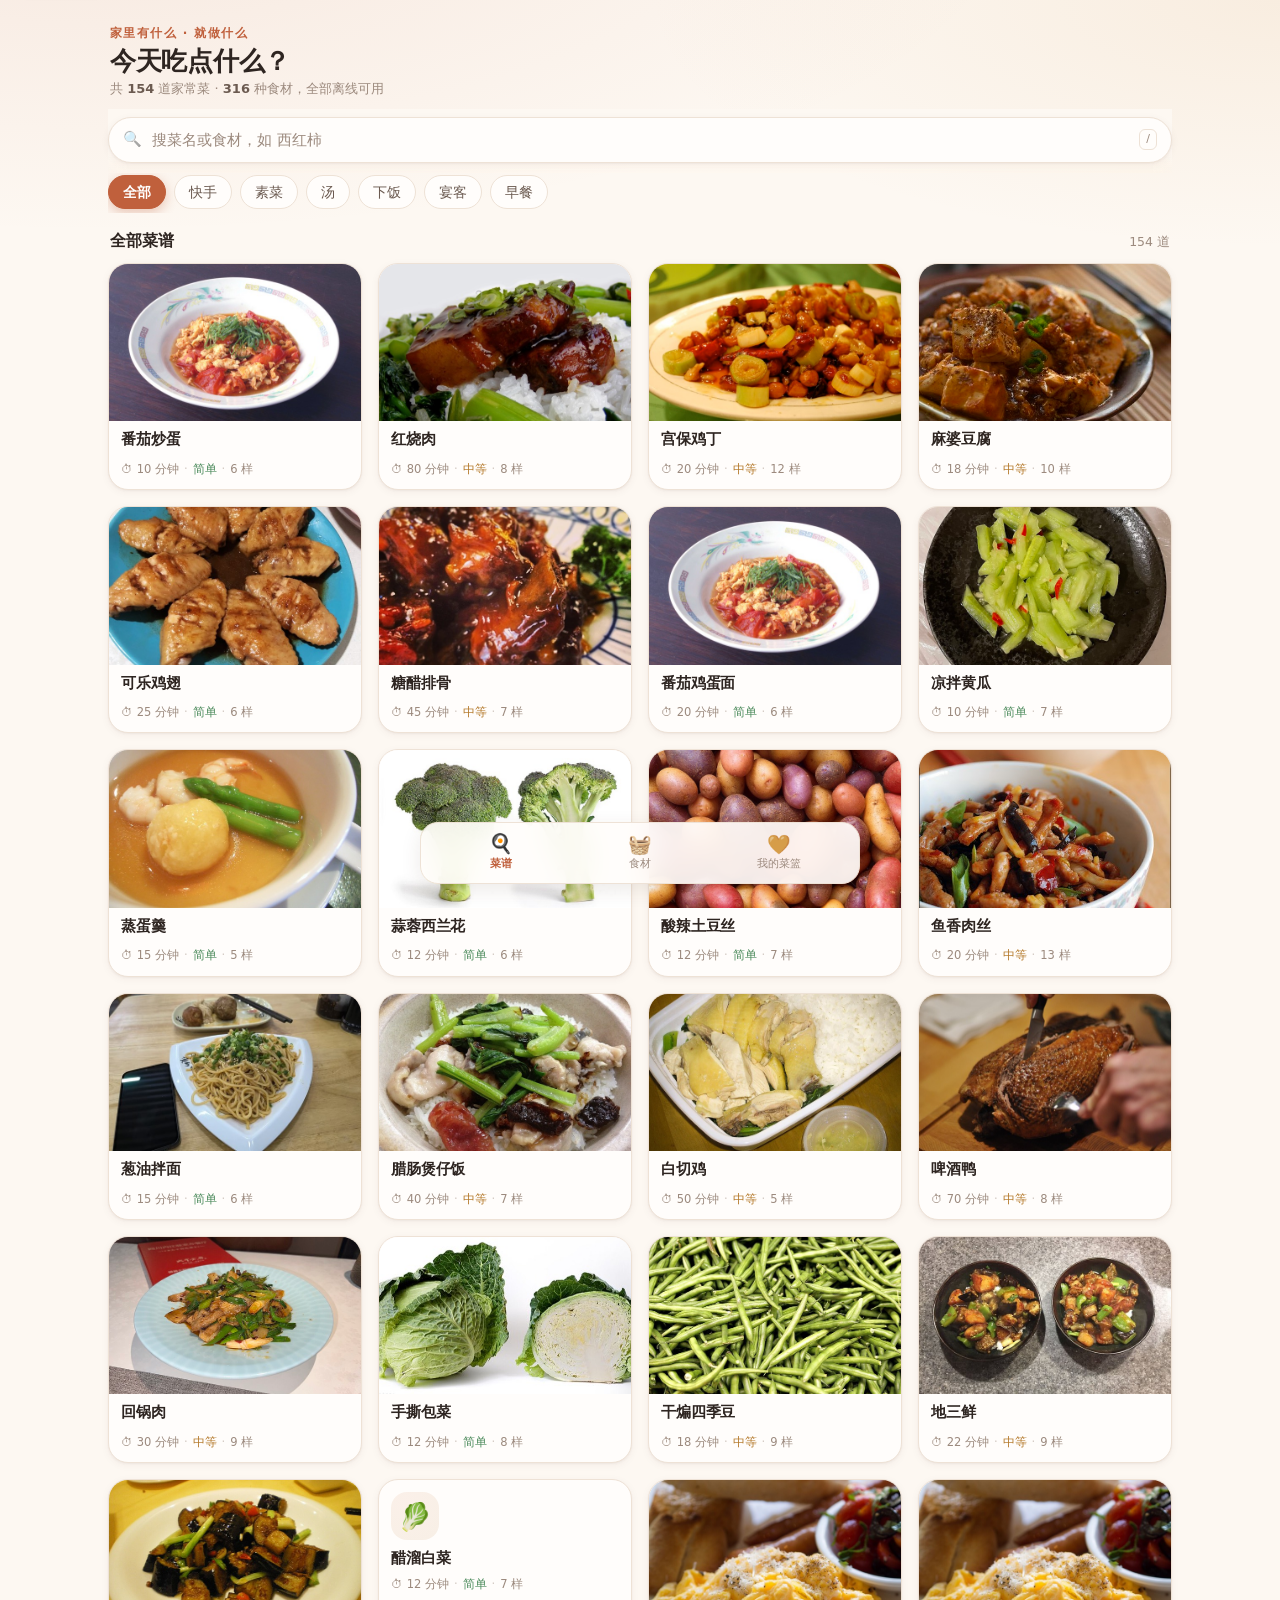
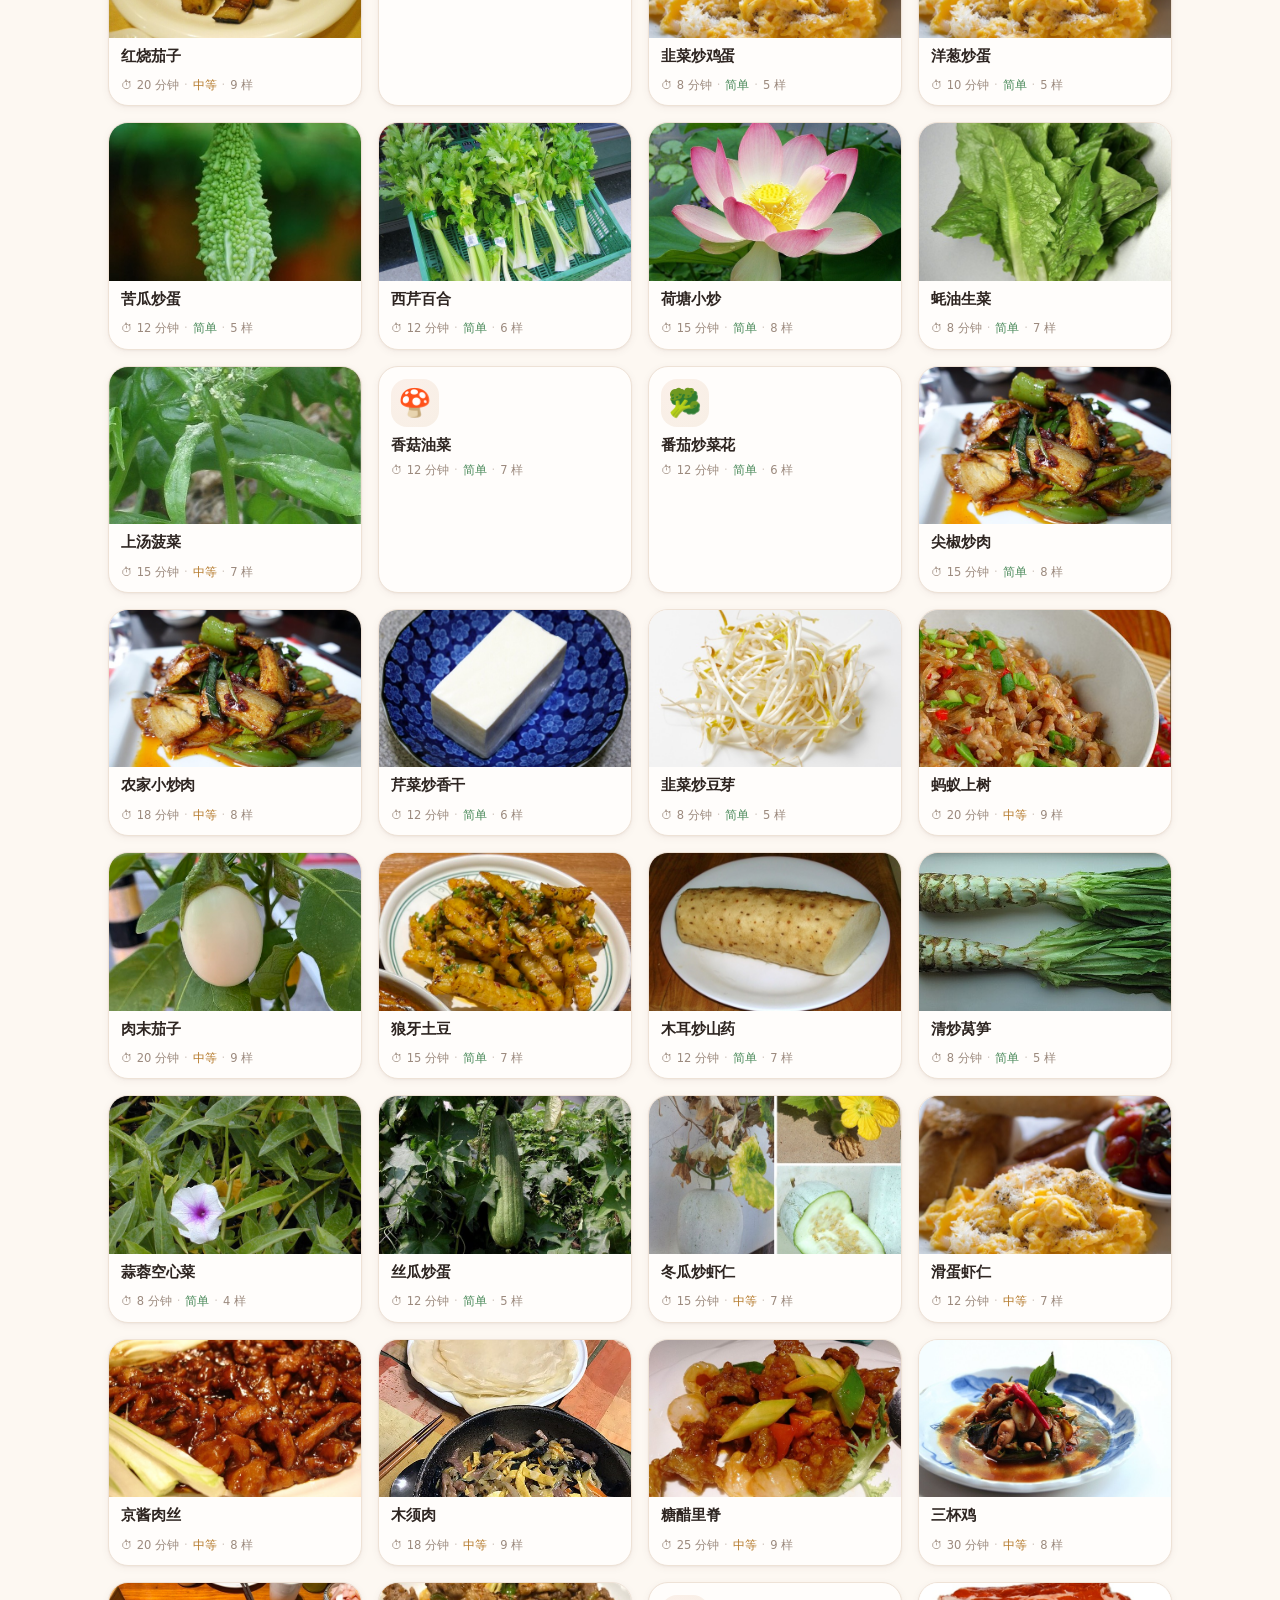
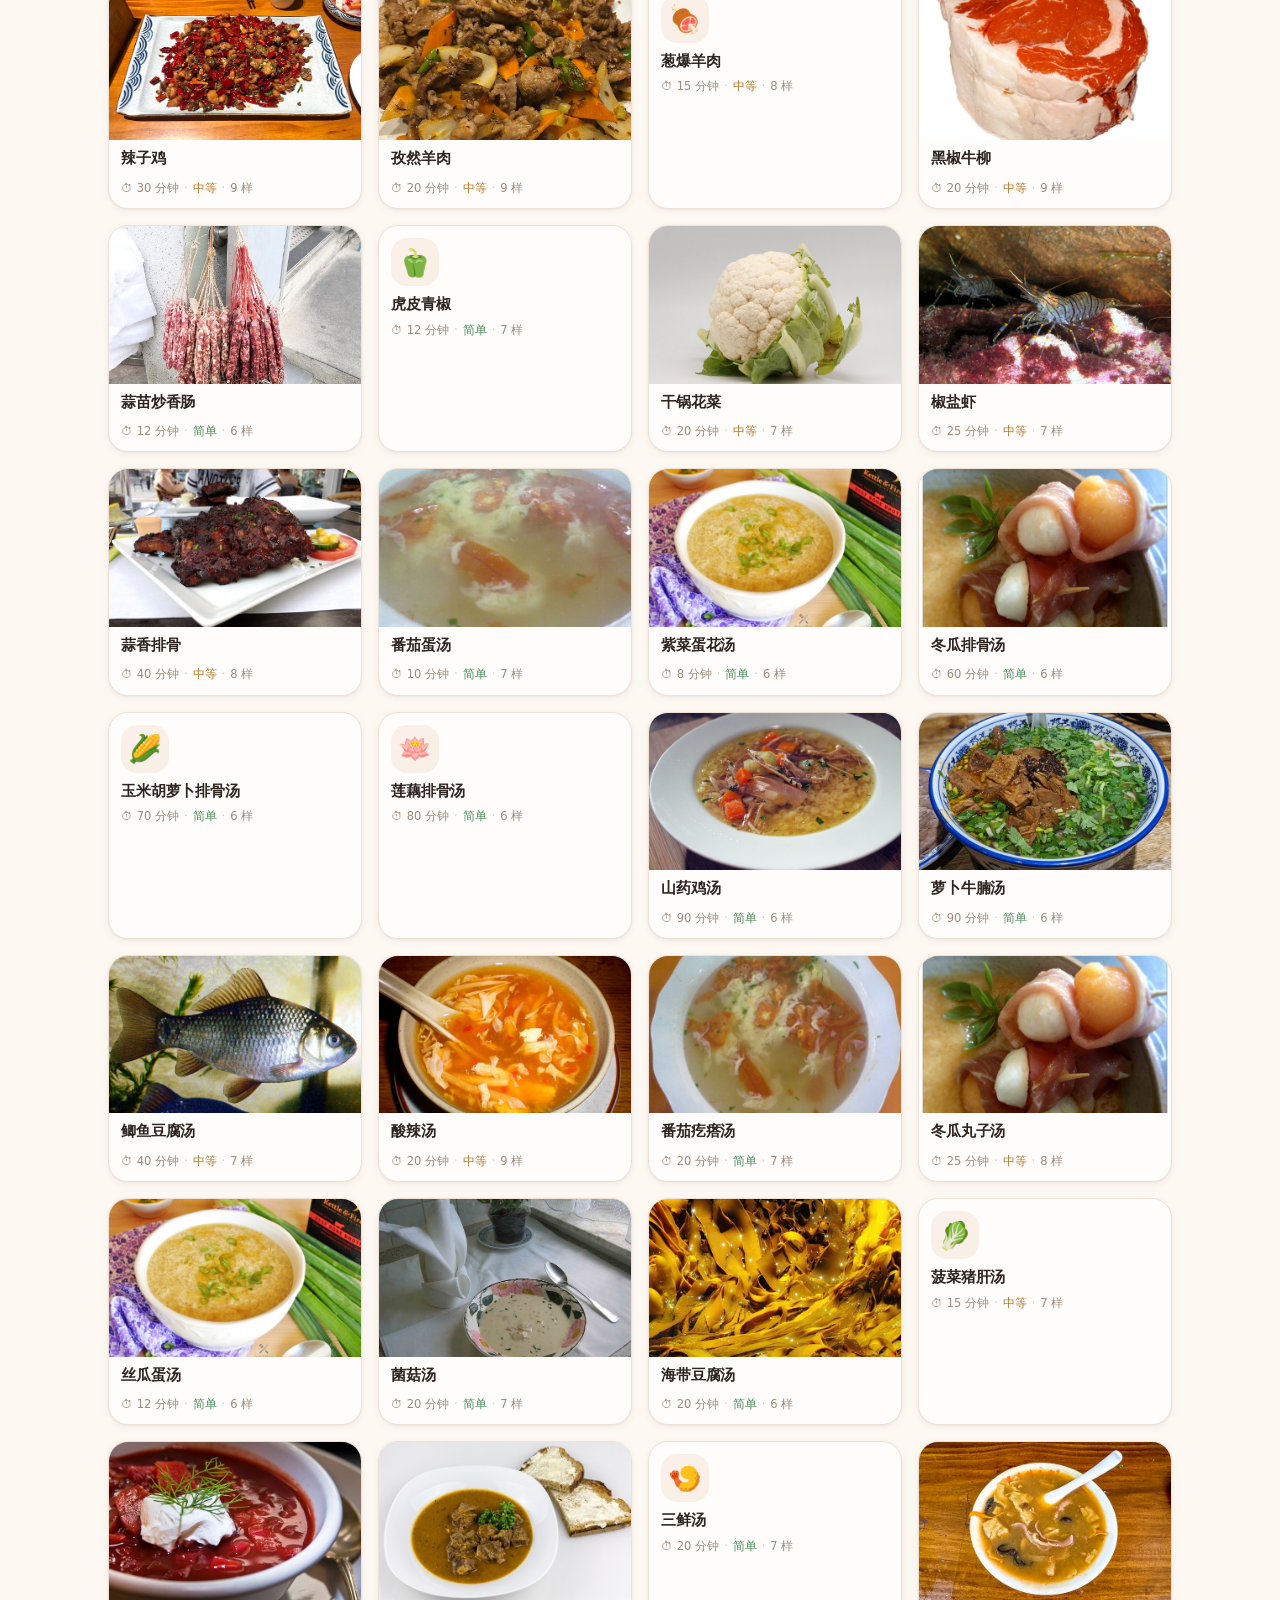
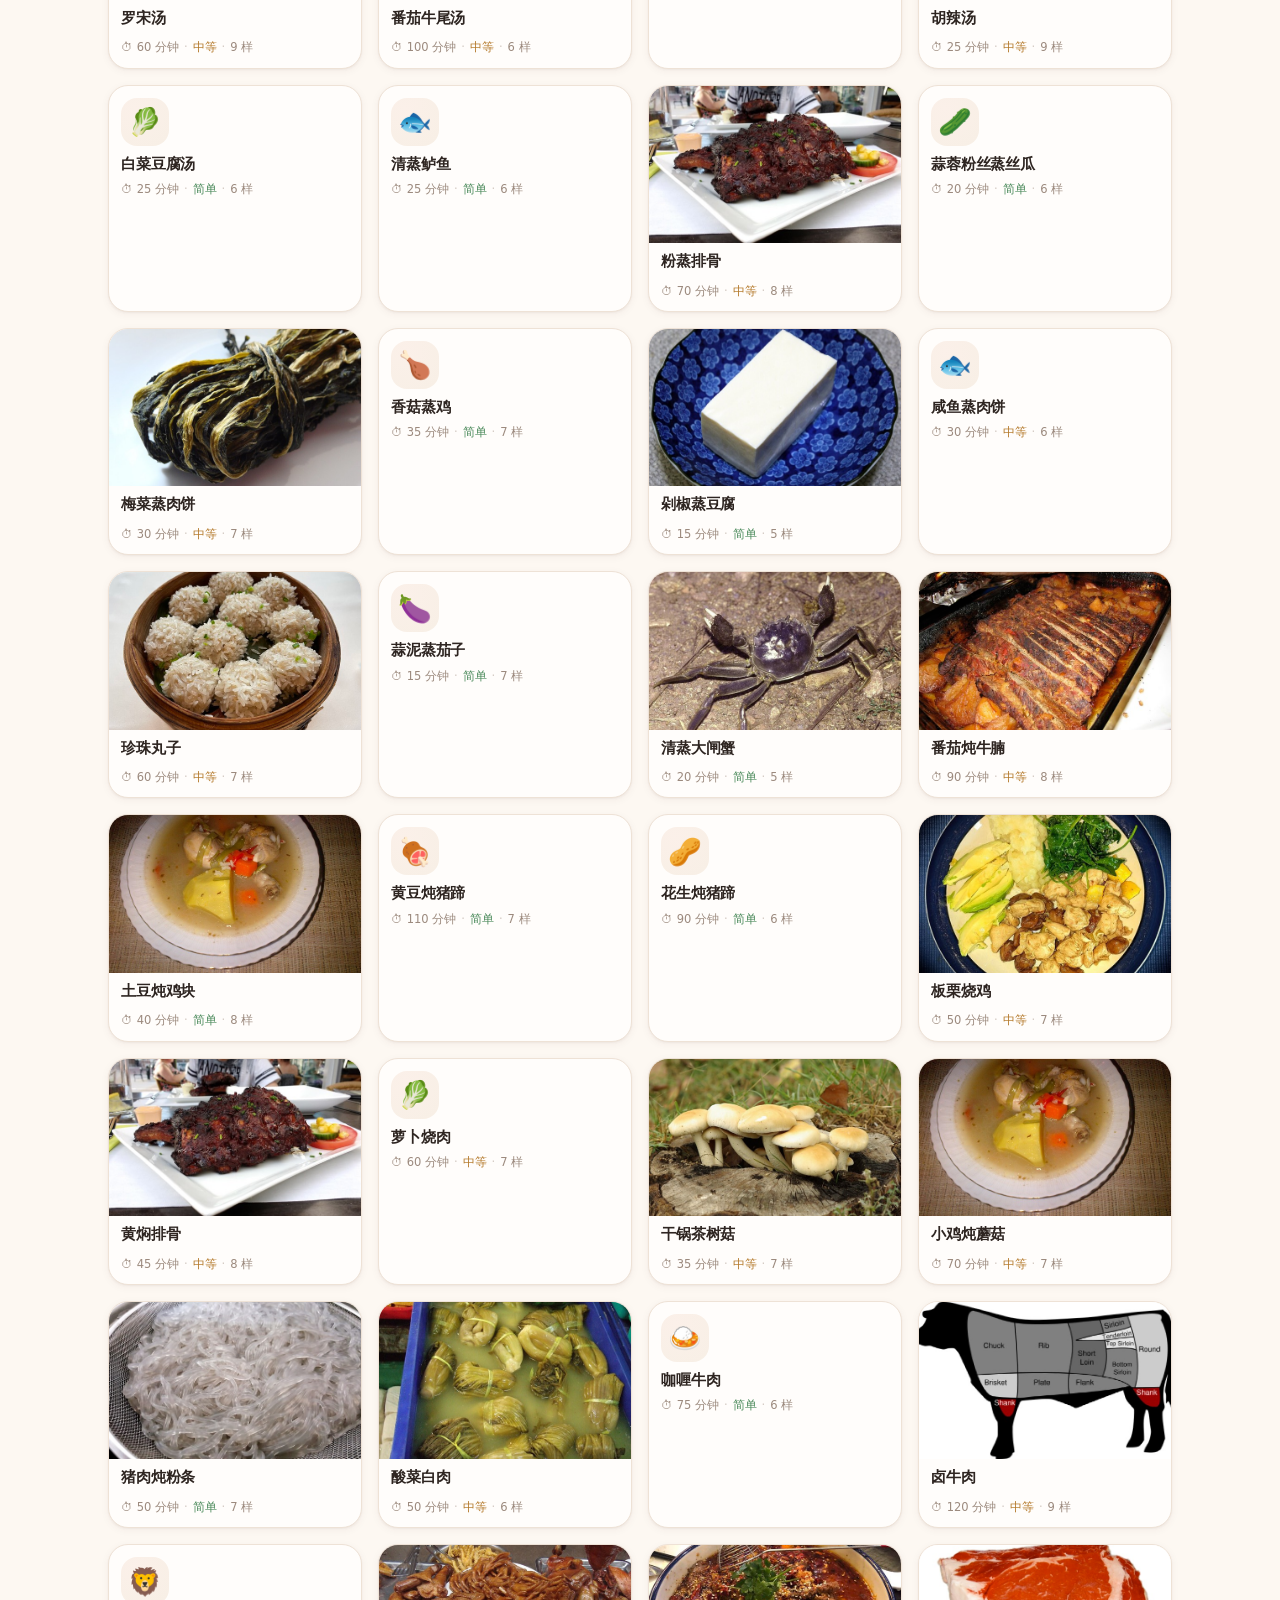
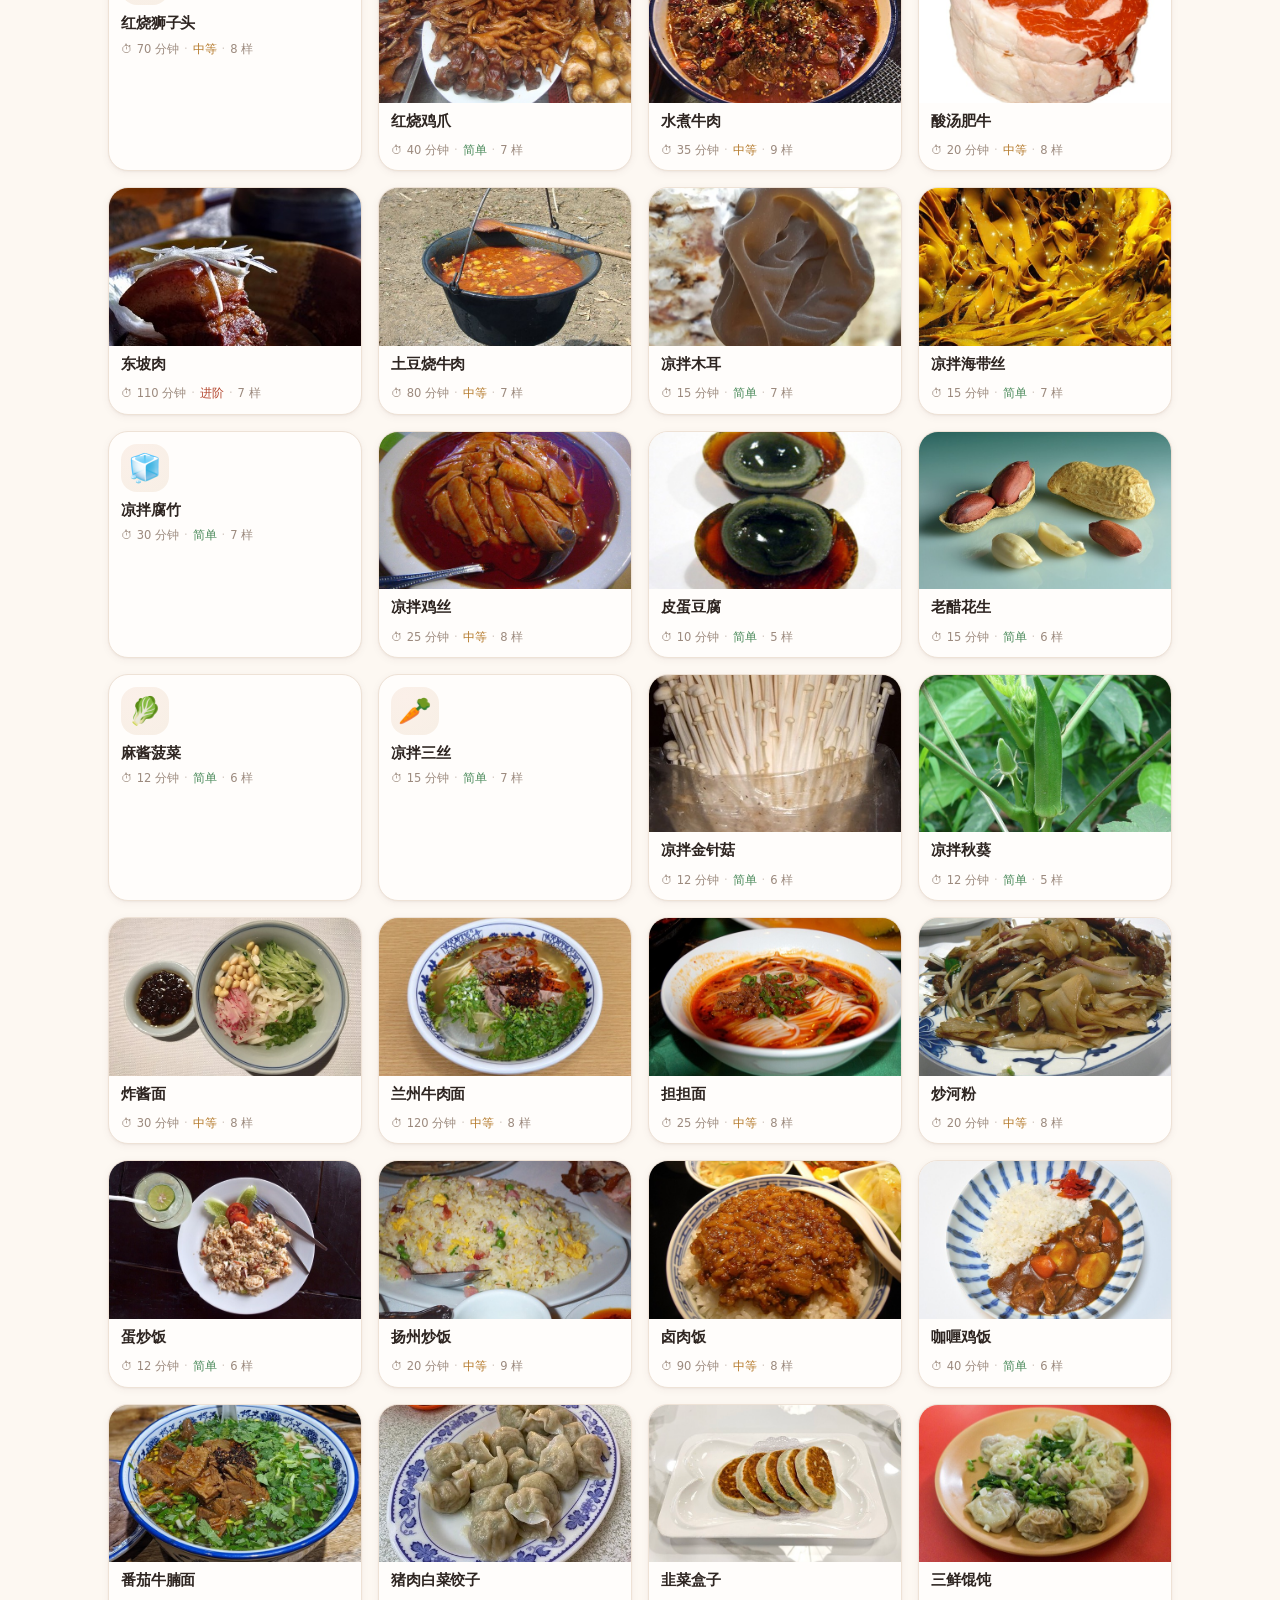
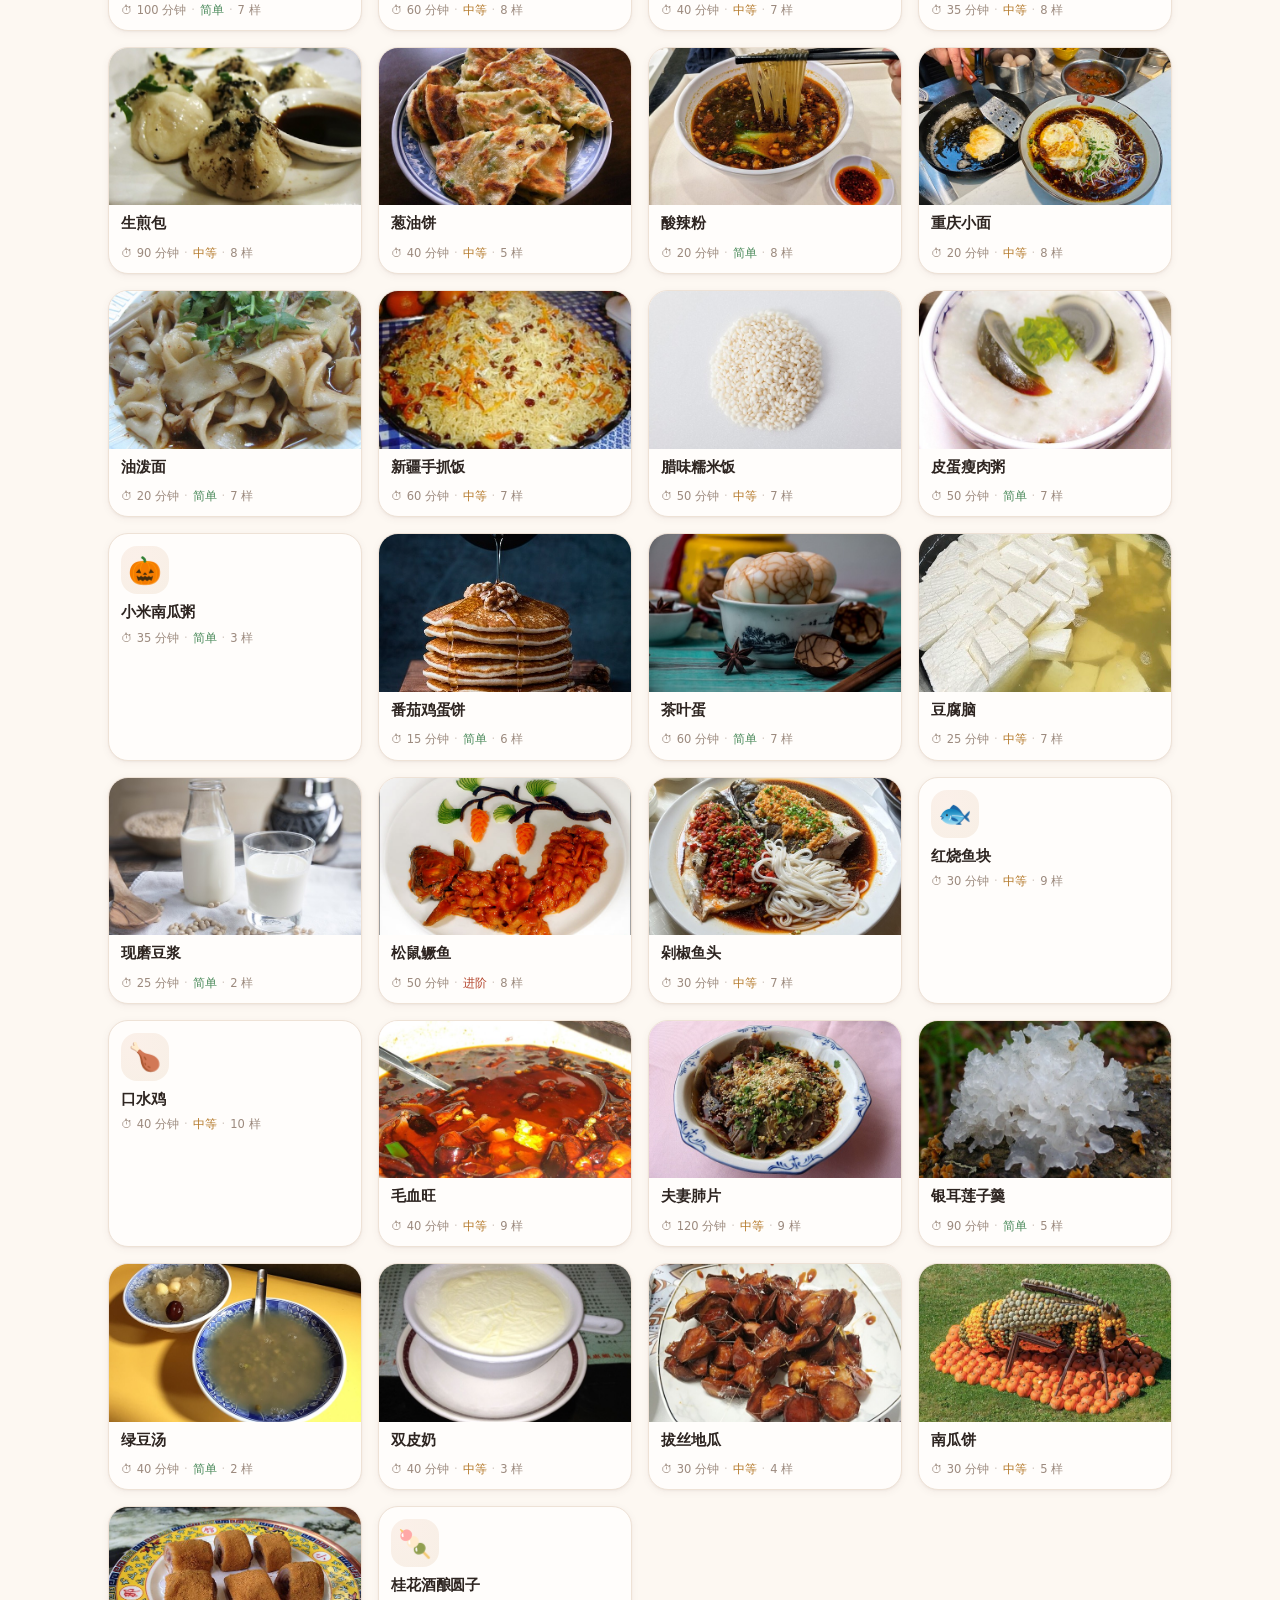
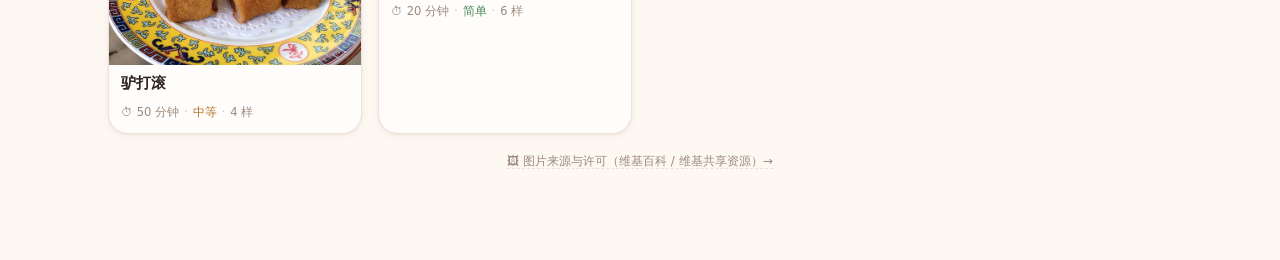
<file: index.html>
<!DOCTYPE html>
<html lang="zh-CN">
<head>
<meta charset="utf-8">
<meta name="viewport" content="width=device-width, initial-scale=1, viewport-fit=cover">
<meta name="theme-color" content="#FDF8F2" media="(prefers-color-scheme: light)">
<meta name="theme-color" content="#17120F" media="(prefers-color-scheme: dark)">
<meta name="description" content="小锅菜谱 —— 选几样食材，看看今晚能做什么。纯离线的中国家常菜谱。">
<meta name="mobile-web-app-capable" content="yes">
<meta name="apple-mobile-web-app-capable" content="yes">
<meta name="apple-mobile-web-app-status-bar-style" content="default">
<meta name="apple-mobile-web-app-title" content="小锅菜谱">
<meta name="format-detection" content="telephone=no">
<meta property="og:type" content="website">
<meta property="og:site_name" content="小锅菜谱">
<meta property="og:title" content="小锅菜谱 · 今天吃点什么">
<meta property="og:description" content="选几样食材，看看今晚能做什么。纯离线的中国家常菜谱，双击即用。">
<meta property="og:url" content="https://yyds213236.github.io/recipe-app/">
<meta property="og:image" content="https://yyds213236.github.io/recipe-app/images/recipe-braised-pork.jpg">
<meta property="og:image:alt" content="红烧肉">
<meta property="og:locale" content="zh_CN">
<title>小锅菜谱 · 今天吃点什么</title>
<link rel="manifest" href="manifest.webmanifest">
<link rel="icon" href="icon.svg" type="image/svg+xml">
<link rel="stylesheet" href="styles.css">
<meta name="twitter:card" content="summary_large_image">
<meta name="twitter:title" content="小锅菜谱 · 今天吃点什么">
<meta name="twitter:description" content="选几样食材，看看今晚能做什么。纯离线的中国家常菜谱。">
<meta name="twitter:image" content="https://yyds213236.github.io/recipe-app/images/recipe-braised-pork.jpg">
</head>
<body>
  <a class="skip-link" href="#view"
     onclick="var m = document.getElementById('view'); if (m) { m.setAttribute('tabindex', '-1'); m.focus(); } return false;">跳到主内容</a>
  <div class="app">
    <main id="view" class="view" role="main"></main>
    <nav class="tabbar" id="tabbar" aria-label="主导航"></nav>
  </div>

  <div id="layers"></div>

  <!-- 离线数据：全部内联，file:// 也能读 -->
  <script src="data.js"></script>
  <script src="images-data.js"></script>
  <script src="app.js"></script>
</body>
</html>
</file>
<file: styles.css>
/* ===========================================================
   小锅菜谱 · 样式
   手机优先（390×844）→ 桌面适配。无任何外链资源。
   =========================================================== */

:root{
  --bg: #FDF8F2;
  --bg-soft: #F7EFE5;
  --card: #FFFDFB;
  --ink: #2E2521;
  --ink-2: #6B5A50;
  --ink-3: #9C8A7E;
  --brand: #C0603C;
  --brand-dark: #A44B2C;
  --brand-soft: #F6E3D8;
  --brand-tint: #FBF0E9;
  --line: #EEE2D6;
  --red: #C4453B;
  --red-soft: #FBE8E5;
  --green: #5E8C61;
  --green-soft: #E8F1E6;
  --shadow-s: 0 1px 2px rgba(74, 48, 32, .05), 0 2px 8px rgba(74, 48, 32, .05);
  --shadow-m: 0 6px 20px rgba(74, 48, 32, .10);
  --shadow-l: 0 -8px 40px rgba(50, 32, 20, .18);
  --r-s: 10px;
  --r-m: 14px;
  --r-l: 20px;
  --tap: 44px;
  --tabbar-h: 62px;
  --safe-b: env(safe-area-inset-bottom, 0px);
}

@media (prefers-color-scheme: dark){
  :root{
    --bg: #17120F;
    --bg-soft: #221A15;
    --card: #241C17;
    --ink: #F4EAE1;
    --ink-2: #C0AC9E;
    --ink-3: #8F7C6F;
    --brand: #E08055;
    --brand-dark: #F09A70;
    --brand-soft: #3A241B;
    --brand-tint: #2C1C15;
    --line: #382A22;
    --red: #F07A6E;
    --red-soft: #3B211E;
    --green: #8FBF8D;
    --green-soft: #24301F;
    --shadow-s: 0 1px 2px rgba(0,0,0,.4);
    --shadow-m: 0 8px 24px rgba(0,0,0,.45);
    --shadow-l: 0 -8px 40px rgba(0,0,0,.6);
  }
}

*{ box-sizing: border-box; -webkit-tap-highlight-color: transparent; }

html, body{
  margin: 0;
  padding: 0;
  background: var(--bg);
  color: var(--ink);
  font-family: -apple-system, BlinkMacSystemFont, "PingFang SC", "Hiragino Sans GB",
               "Microsoft YaHei", "Noto Sans SC", system-ui, sans-serif;
  font-size: 15px;
  line-height: 1.5;
  -webkit-font-smoothing: antialiased;
  overflow-x: hidden;
}

body{
  min-height: 100vh;
  background-image:
    radial-gradient(120% 60% at 8% -10%, rgba(192, 96, 60, .10), transparent 60%),
    radial-gradient(90% 50% at 100% 0%, rgba(214, 158, 92, .12), transparent 55%);
  background-attachment: fixed;
}

button, input, select, textarea{
  font: inherit;
  color: inherit;
  font-family: inherit;
}
button{ cursor: pointer; border: none; background: none; padding: 0; }
input{ border: none; background: none; }
input:focus{ outline: none; }

/* 键盘焦点圈：只在键盘/读屏操作时出现，鼠标点击不闪一圈 */
:focus-visible{
  outline: 2px solid var(--brand);                                   /* 老浏览器兜底 */
  outline: 2px solid color-mix(in srgb, var(--brand) 68%, transparent);
  outline-offset: 2px;
}
.card:focus-visible, .res-card:focus-visible, .ing:focus-visible,
.chip:focus-visible, .cat-tab:focus-visible, .tab:focus-visible{ outline-offset: 3px; }
input:focus-visible{ outline: none; }
a{ color: var(--brand); text-decoration: none; }

::selection{ background: var(--brand-soft); color: var(--brand-dark); }

/* ---------- 布局骨架 ---------- */
.app{
  max-width: 720px;
  margin: 0 auto;
  padding: 0 16px calc(var(--tabbar-h) + var(--safe-b) + 20px);
  min-height: 100vh;
}
@media (min-width: 900px){
  .app{ max-width: 1120px; padding-left: 28px; padding-right: 28px; }
}

.view{ padding-top: 6px; }

/* ---------- 顶部 ---------- */
.hero{
  padding: 18px 2px 10px;
}
.hero-kicker{
  font-size: 12px;
  letter-spacing: .12em;
  color: var(--brand);
  font-weight: 600;
  text-transform: uppercase;
}
.hero-title{
  margin: 4px 0 2px;
  font-size: 26px;
  line-height: 1.2;
  font-weight: 800;
  letter-spacing: -.01em;
}
.hero-sub{
  margin: 0;
  font-size: 13px;
  color: var(--ink-3);
}
.hero-sub b{ color: var(--ink-2); font-weight: 600; }

/* 搜索框 */
.search{
  position: sticky;
  top: 0;
  z-index: 20;
  padding: 8px 0 10px;
  margin: 0 -16px;
  padding-left: 16px;
  padding-right: 16px;
  background: linear-gradient(var(--bg) 62%, rgba(253, 248, 242, 0));
  backdrop-filter: saturate(1.4) blur(8px);
}
@media (prefers-color-scheme: dark){
  .search{ background: linear-gradient(var(--bg) 62%, rgba(23, 18, 15, 0)); }
}
@media (min-width: 900px){
  .search{ margin: 0; padding-left: 0; padding-right: 0; }
}
.search-box{
  display: flex;
  align-items: center;
  gap: 8px;
  height: 46px;
  padding: 0 14px;
  background: var(--card);
  border: 1px solid var(--line);
  border-radius: 999px;
  box-shadow: var(--shadow-s);
  transition: border-color .16s, box-shadow .16s;
}
.search-box:focus-within{
  border-color: color-mix(in srgb, var(--brand) 45%, var(--line));
  box-shadow: 0 0 0 4px var(--brand-tint), var(--shadow-s);
}
.search-box .ico{ font-size: 15px; opacity: .55; }
.search-box input{
  flex: 1;
  min-width: 0;
  height: 100%;
  font-size: 15px;
  background: transparent;
}
.search-box input::placeholder{ color: var(--ink-3); }
.kbd-hint{
  font-size: 11px;
  color: var(--ink-3);
  border: 1px solid var(--line);
  border-radius: 6px;
  padding: 1px 6px;
  line-height: 1.5;
}
.search-clear{
  width: 22px; height: 22px;
  border-radius: 50%;
  background: var(--bg-soft);
  color: var(--ink-2);
  font-size: 12px;
  display: grid; place-items: center;
  flex: none;
}

/* 分类 chip */
.chips{
  display: flex;
  gap: 8px;
  overflow-x: auto;
  scrollbar-width: none;
  padding: 2px 16px 4px;
  margin: 0 -16px;
  scroll-padding: 16px;
}
.chips::-webkit-scrollbar{ display: none; }
@media (min-width: 900px){ .chips{ margin: 0; padding-left: 0; padding-right: 0; flex-wrap: wrap; } }
.chip{
  flex: none;
  min-height: 34px;
  padding: 6px 14px;
  border-radius: 999px;
  background: var(--card);
  border: 1px solid var(--line);
  color: var(--ink-2);
  font-size: 13.5px;
  font-weight: 500;
  white-space: nowrap;
  transition: background .16s, color .16s, border-color .16s, transform .1s;
}
.chip:active{ transform: scale(.96); }
.chip[aria-pressed="true"]{
  background: var(--brand);
  border-color: var(--brand);
  color: #fff;
  font-weight: 600;
  box-shadow: 0 4px 12px color-mix(in srgb, var(--brand) 32%, transparent);
}
.chip .n{ opacity: .65; font-size: 12px; margin-left: 4px; }

/* ---------- 菜谱网格 ---------- */
.section-head{
  display: flex;
  align-items: baseline;
  justify-content: space-between;
  margin: 16px 2px 10px;
}
.section-head h2{
  margin: 0;
  font-size: 16px;
  font-weight: 700;
}
.section-head .count{ font-size: 12.5px; color: var(--ink-3); }

.grid{
  display: grid;
  grid-template-columns: repeat(2, minmax(0, 1fr));
  gap: 12px;
}
@media (min-width: 620px){ .grid{ grid-template-columns: repeat(3, minmax(0, 1fr)); gap: 14px; } }
@media (min-width: 900px){ .grid{ grid-template-columns: repeat(4, minmax(0, 1fr)); gap: 16px; } }

.card{
  position: relative;
  display: flex;
  flex-direction: column;
  text-align: left;
  background: var(--card);
  border: 1px solid var(--line);
  border-radius: var(--r-l);
  padding: 12px 12px 11px;
  box-shadow: var(--shadow-s);
  transition: transform .14s ease, box-shadow .18s ease, border-color .18s;
  overflow: hidden;
  min-height: 128px;
}
.card:active{ transform: scale(.975); }
@media (hover: hover){
  .card:hover{ transform: translateY(-2px); box-shadow: var(--shadow-m); border-color: color-mix(in srgb, var(--brand) 25%, var(--line)); }
}
.card-emoji{
  width: 48px; height: 48px;
  display: grid; place-items: center;
  font-size: 27px;
  border-radius: 16px;
  background: radial-gradient(120% 120% at 30% 20%, var(--brand-tint), var(--bg-soft));
  margin-bottom: 9px;
  line-height: 1;
}
.card-name{
  font-size: 15px;
  font-weight: 700;
  letter-spacing: -.01em;
  line-height: 1.3;
  margin-bottom: 4px;
  display: -webkit-box;
  -webkit-line-clamp: 2;
  -webkit-box-orient: vertical;
  overflow: hidden;
}
.card-meta{
  display: flex;
  align-items: center;
  gap: 5px;
  margin-top: 7px;
  font-size: 11.5px;
  color: var(--ink-3);
  white-space: nowrap;
  overflow: hidden;
}
.card-meta i{ font-style: normal; opacity: .45; }
.card-meta span{ display: inline-flex; align-items: center; gap: 3px; white-space: nowrap; }
.card-badge{
  position: absolute;
  top: 10px; right: 10px;
  font-size: 10.5px;
  font-weight: 700;
  padding: 2px 7px;
  border-radius: 999px;
  background: var(--green-soft);
  color: var(--green);
}
.card-badge.g1{ background: #FDF0DC; color: #B07A25; }
@media (prefers-color-scheme: dark){ .card-badge.g1{ background: #33260F; color: #E0AE5A; } }

.empty{
  margin: 28px auto;
  text-align: center;
  color: var(--ink-3);
  font-size: 13.5px;
  padding: 32px 20px;
  border: 1px dashed var(--line);
  border-radius: var(--r-l);
  background: color-mix(in srgb, var(--card) 60%, transparent);
}
.empty .big{ font-size: 34px; display: block; margin-bottom: 8px; }
.empty b{ color: var(--ink-2); }

/* ---------- 底部 tab ---------- */
.tabbar{
  position: fixed;
  left: 0; right: 0; bottom: 0;
  z-index: 60;
  display: flex;
  max-width: 720px;
  margin: 0 auto;
  height: var(--tabbar-h);
  box-sizing: border-box;
  padding: 6px 10px calc(6px + var(--safe-b));
  background: color-mix(in srgb, var(--card) 92%, transparent);
  backdrop-filter: saturate(1.6) blur(14px);
  border-top: 1px solid var(--line);
  border-radius: 18px 18px 0 0;
  box-shadow: 0 -2px 20px rgba(74, 48, 32, .06);
}
@media (min-width: 900px){
  .tabbar{
    max-width: 440px;
    bottom: 16px;
    border: 1px solid var(--line);
    border-radius: 18px;
    box-shadow: var(--shadow-m);
    padding-bottom: 6px;
  }
}
.tab{
  flex: 1;
  min-height: var(--tap);
  display: flex;
  flex-direction: column;
  align-items: center;
  justify-content: center;
  gap: 2px;
  border-radius: 12px;
  color: var(--ink-3);
  font-size: 10.5px;
  font-weight: 500;
  transition: color .15s;
}
.tab .tab-ico{ font-size: 19px; line-height: 1; filter: grayscale(.45); transition: filter .15s, transform .15s; }
.tab .tab-ico svg{ display: block; }
.tab[aria-current="page"]{ color: var(--brand); font-weight: 700; }
.tab[aria-current="page"] .tab-ico{ filter: none; transform: translateY(-1px); }
.tab-badge{
  position: absolute;
  transform: translate(16px, -14px);
  min-width: 16px; height: 16px;
  padding: 0 4px;
  border-radius: 8px;
  background: var(--brand);
  color: #fff;
  font-size: 10px;
  font-weight: 700;
  display: grid; place-items: center;
}

/* ---------- 食材页 ---------- */
.pantry-selected{
  position: sticky;
  top: 62px;
  z-index: 18;
  margin: 6px 0 10px;
  background: var(--card);
  border: 1px solid var(--line);
  border-radius: var(--r-m);
  box-shadow: var(--shadow-s);
  overflow: hidden;
}
.ps-bar{
  display: flex;
  align-items: center;
  gap: 10px;
  width: 100%;
  min-height: var(--tap);
  padding: 8px 12px;
  text-align: left;
}
.ps-count{
  font-size: 13px;
  font-weight: 700;
  color: var(--brand);
  background: var(--brand-tint);
  padding: 4px 10px;
  border-radius: 999px;
  white-space: nowrap;
}
.ps-hint{ font-size: 12px; color: var(--ink-3); flex: 1; min-width: 0; overflow: hidden; text-overflow: ellipsis; white-space: nowrap; }
.ps-caret{ font-size: 11px; color: var(--ink-3); transition: transform .2s; }
.pantry-selected.open .ps-caret{ transform: rotate(180deg); }
.ps-list{
  display: none;
  flex-wrap: wrap;
  gap: 6px;
  padding: 0 12px 10px;
}
.pantry-selected.open .ps-list{ display: flex; }
.ps-clear{
  font-size: 12px;
  color: var(--ink-3);
  border: 1px solid var(--line);
  border-radius: 999px;
  padding: 4px 10px;
  min-height: 30px;
}
.sel-pill{
  display: inline-flex;
  align-items: center;
  gap: 4px;
  background: var(--brand);
  color: #fff;
  border-radius: 999px;
  padding: 5px 6px 5px 10px;
  font-size: 12.5px;
  font-weight: 600;
}
.sel-pill button{
  display: grid; place-items: center;
  width: 18px; height: 18px;
  border-radius: 50%;
  background: rgba(255,255,255,.25);
  color: #fff;
  font-size: 11px;
  line-height: 1;
}

.cat-tabs{
  display: flex;
  gap: 7px;
  overflow-x: auto;
  scrollbar-width: none;
  padding: 2px 16px 8px;
  margin: 0 -16px;
}
.cat-tabs::-webkit-scrollbar{ display: none; }
@media (min-width: 900px){ .cat-tabs{ margin: 0; padding-left: 0; padding-right: 0; flex-wrap: wrap; } }
.cat-tab{
  flex: none;
  min-height: 34px;
  padding: 6px 12px;
  border-radius: 9px;
  font-size: 13px;
  color: var(--ink-2);
  background: var(--card);
  border: 1px solid var(--line);
  white-space: nowrap;
}
.cat-tab[aria-selected="true"]{
  background: var(--brand-soft);
  border-color: color-mix(in srgb, var(--brand) 40%, var(--line));
  color: var(--brand-dark);
  font-weight: 700;
}

.ing-group{ margin-bottom: 14px; }
.ing-group h3{
  margin: 0 2px 8px;
  font-size: 12.5px;
  font-weight: 600;
  color: var(--ink-3);
  letter-spacing: .02em;
  display: flex; align-items: center; gap: 6px;
}
.ing-group h3::after{
  content: "";
  flex: 1;
  height: 1px;
  background: var(--line);
}
.ing-grid{
  display: grid;
  grid-template-columns: repeat(auto-fill, minmax(84px, 1fr));
  gap: 8px;
}
.ing{
  display: flex;
  flex-direction: column;
  align-items: center;
  justify-content: center;
  gap: 2px;
  min-height: 62px;
  padding: 8px 4px 7px;
  border-radius: 13px;
  background: var(--card);
  border: 1px solid var(--line);
  box-shadow: var(--shadow-s);
  transition: background .14s, border-color .14s, transform .1s, color .14s;
  position: relative;
}
.ing:active{ transform: scale(.955); }
.ing .e{ font-size: 20px; line-height: 1.15; }
.ing .t{
  font-size: 12px;
  font-weight: 600;
  color: var(--ink-2);
  max-width: 100%;
  overflow: hidden;
  text-overflow: ellipsis;
  white-space: nowrap;
}
.ing[aria-pressed="true"]{
  background: var(--brand);
  border-color: var(--brand);
  box-shadow: 0 4px 14px color-mix(in srgb, var(--brand) 30%, transparent);
}
.ing[aria-pressed="true"] .t{ color: #fff; }
.ing[aria-pressed="true"]::after{
  content: "✓";
  position: absolute;
  top: 4px; right: 5px;
  width: 14px; height: 14px;
  border-radius: 50%;
  background: rgba(255,255,255,.9);
  color: var(--brand);
  font-size: 9px;
  font-weight: 900;
  display: grid; place-items: center;
  line-height: 1;
}

.pantry-cta{
  position: fixed;
  left: 0; right: 0;
  bottom: var(--tabbar-h);
  z-index: 55;
  display: flex;
  max-width: 720px;
  margin: 0 auto;
  padding: 62px 16px 12px;
  pointer-events: none;
  background: linear-gradient(to top, var(--bg) 0 52%, rgba(253,248,242,0) 100%);
}
@media (prefers-color-scheme: dark){
  .pantry-cta{ background: linear-gradient(to top, var(--bg) 0 52%, rgba(23,18,15,0) 100%); }
}
@media (min-width: 900px){ .pantry-cta{ max-width: 1120px; padding: 62px 28px 12px; } }
.btn-primary{
  pointer-events: auto;
  width: 100%;
  min-height: 50px;
  border-radius: 15px;
  background: linear-gradient(180deg, var(--brand), var(--brand-dark));
  color: #fff;
  font-size: 15px;
  font-weight: 700;
  letter-spacing: .01em;
  box-shadow: 0 8px 22px color-mix(in srgb, var(--brand) 40%, transparent);
  transition: transform .12s, box-shadow .18s, opacity .15s;
  display: flex; align-items: center; justify-content: center; gap: 8px;
}
.btn-primary:active{ transform: scale(.985); box-shadow: 0 3px 10px color-mix(in srgb, var(--brand) 35%, transparent); }
.btn-primary[disabled]{ opacity: .45; box-shadow: none; }
.btn-primary .sub{ font-weight: 600; opacity: .85; font-size: 13px; }

/* ---------- 结果页 ---------- */
.result-head{
  margin: 6px 0 14px;
  padding: 14px 16px;
  border-radius: var(--r-l);
  background: linear-gradient(140deg, var(--brand-tint), var(--card) 62%);
  border: 1px solid var(--line);
  box-shadow: var(--shadow-s);
}
.result-head h2{ margin: 0 0 4px; font-size: 17px; font-weight: 800; }
.result-head p{ margin: 0; font-size: 13px; color: var(--ink-2); }
.result-head .stat{ color: var(--brand); font-weight: 800; }
.result-tools{
  display: flex; align-items: center; justify-content: space-between;
  gap: 10px; margin-top: 12px; flex-wrap: wrap;
}
.switch{
  display: inline-flex; align-items: center; gap: 8px;
  font-size: 12.5px; color: var(--ink-2);
  min-height: var(--tap);
}
.switch input{ position: absolute; opacity: 0; width: 0; height: 0; }
.switch .track{
  width: 38px; height: 22px; border-radius: 999px;
  background: var(--line); position: relative; transition: background .18s;
  flex: none;
}
.switch .track::after{
  content: ""; position: absolute; top: 3px; left: 3px;
  width: 16px; height: 16px; border-radius: 50%;
  background: #fff; box-shadow: 0 1px 3px rgba(0,0,0,.2);
  transition: transform .18s;
}
.switch input:checked + .track{ background: var(--brand); }
.switch input:checked + .track::after{ transform: translateX(16px); }
.switch input:focus-visible + .track{ box-shadow: 0 0 0 3px var(--brand-tint); }

.btn-ghost{
  min-height: 34px;
  padding: 6px 12px;
  border-radius: 9px;
  border: 1px solid var(--line);
  background: var(--card);
  font-size: 12.5px;
  font-weight: 600;
  color: var(--brand-dark);
  display: inline-flex; align-items: center; gap: 6px;
}

.res-group{ margin: 18px 0 6px; }
.res-group-head{
  display: flex; align-items: center; gap: 8px; margin: 0 2px 10px;
}
.res-group-head h3{ margin: 0; font-size: 14.5px; font-weight: 700; }
.pill{
  font-size: 11px; font-weight: 700; padding: 2px 8px; border-radius: 999px;
  background: var(--brand-tint); color: var(--brand-dark);
}
.pill.ok{ background: var(--green-soft); color: var(--green); }
.pill.warn{ background: var(--red-soft); color: var(--red); }

.res-card{
  display: flex; gap: 12px; align-items: flex-start;
  width: 100%; text-align: left;
  background: var(--card);
  border: 1px solid var(--line);
  border-radius: var(--r-m);
  padding: 12px;
  box-shadow: var(--shadow-s);
  margin-bottom: 10px;
  transition: transform .14s, box-shadow .18s;
}
.res-card:active{ transform: scale(.99); }
@media (hover: hover){ .res-card:hover{ box-shadow: var(--shadow-m); } }
.res-emoji{
  width: 46px; height: 46px; flex: none;
  display: grid; place-items: center;
  font-size: 24px;
  border-radius: 12px;
  background: radial-gradient(120% 120% at 30% 20%, var(--brand-tint), var(--bg-soft));
}
.res-body{ flex: 1; min-width: 0; }
.res-name{ font-size: 14.5px; font-weight: 700; margin-bottom: 3px; }
.res-meta{ font-size: 11.5px; color: var(--ink-3); display: flex; gap: 8px; flex-wrap: wrap; }
.tags-row{ display: flex; flex-wrap: wrap; gap: 5px; margin-top: 6px; }
.mini-tag{
  font-size: 10.5px; padding: 1px 7px; border-radius: 999px;
  background: var(--bg-soft); color: var(--ink-2);
}
.miss-row{ display: flex; flex-wrap: wrap; gap: 5px; margin-top: 7px; align-items: center; }
.miss-label{ font-size: 11px; color: var(--ink-3); }
.miss{
  font-size: 11.5px; font-weight: 600;
  padding: 2px 8px; border-radius: 7px;
  background: var(--red-soft); color: var(--red);
  border: 1px solid color-mix(in srgb, var(--red) 18%, transparent);
}
.ready-note{ font-size: 11.5px; color: var(--green); font-weight: 600; margin-top: 6px; }

/* ---------- 菜篮 ---------- */
.basket-item{
  display: flex; gap: 12px; align-items: center;
  background: var(--card);
  border: 1px solid var(--line);
  border-radius: var(--r-m);
  padding: 12px;
  margin-bottom: 10px;
  box-shadow: var(--shadow-s);
}
.basket-item .res-body{ cursor: pointer; }
.bi-remove{
  flex: none; width: 34px; height: 34px; border-radius: 50%;
  display: grid; place-items: center;
  background: var(--bg-soft); color: var(--ink-3); font-size: 15px;
}
.basket-actions{ display: flex; gap: 10px; margin: 14px 0 6px; }
.basket-actions .btn-primary{ width: auto; flex: 2; min-height: 46px; font-size: 14px; }
.btn-secondary{
  flex: 1;
  min-height: 46px;
  border-radius: 14px;
  border: 1px solid var(--line);
  background: var(--card);
  font-size: 14px; font-weight: 600; color: var(--ink-2);
  display: flex; align-items: center; justify-content: center; gap: 6px;
}

.shopping{
  margin-top: 8px;
  background: var(--card);
  border: 1px solid var(--line);
  border-radius: var(--r-m);
  padding: 12px 14px;
  box-shadow: var(--shadow-s);
}
.shopping h4{
  margin: 0 0 8px; font-size: 13px; color: var(--ink-3); font-weight: 600;
  display: flex; align-items: center; gap: 6px;
}
.shop-line{
  display: flex; justify-content: space-between; gap: 10px;
  padding: 7px 0;
  border-bottom: 1px dashed var(--line);
  font-size: 13.5px;
}
.shop-line:last-child{ border-bottom: none; }
.shop-line .amt{ color: var(--ink-3); font-size: 12.5px; white-space: nowrap; }
.shop-line .cat{ font-size: 10.5px; color: var(--ink-3); margin-left: 6px; }

/* ---------- 详情 Sheet ---------- */
.sheet-mask{
  position: fixed; inset: 0; z-index: 100;
  background: rgba(38, 24, 16, .42);
  backdrop-filter: blur(2px);
  opacity: 0;
  transition: opacity .22s ease;
}
.sheet-mask.show{ opacity: 1; }

.sheet{
  position: fixed;
  left: 0; right: 0; bottom: 0;
  z-index: 101;
  max-height: 94vh;
  max-height: 94dvh;
  display: flex;
  flex-direction: column;
  background: var(--bg);
  border-radius: 22px 22px 0 0;
  box-shadow: var(--shadow-l);
  transform: translateY(100%);
  transition: transform .28s cubic-bezier(.22, .8, .28, 1);
  overflow: hidden;
  padding-bottom: var(--safe-b);
}
.sheet.show{ transform: translateY(0); }
@media (min-width: 720px){
  .sheet{
    left: 50%; right: auto; bottom: 50%;
    width: min(680px, 92vw);
    max-height: 86vh;
    border-radius: 22px;
    transform: translate(-50%, 40%);
    opacity: 0;
    transition: transform .26s cubic-bezier(.22,.8,.28,1), opacity .22s;
  }
  .sheet.show{ transform: translate(-50%, 50%); opacity: 1; }
  .sheet-grab{ display: none; }
}
.sheet-grab{
  flex: none;
  padding: 8px 0 2px;
  display: grid; place-items: center;
}
.sheet-grab i{ width: 38px; height: 4px; border-radius: 999px; background: var(--line); }

.sheet-head{
  flex: none;
  display: flex; align-items: flex-start; gap: 12px;
  padding: 6px 16px 12px;
  border-bottom: 1px solid var(--line);
  background: linear-gradient(180deg, var(--brand-tint), var(--bg));
}
.sh-emoji{
  width: 54px; height: 54px; flex: none;
  display: grid; place-items: center;
  font-size: 30px;
  border-radius: 16px;
  background: var(--card);
  border: 1px solid var(--line);
  box-shadow: var(--shadow-s);
}
.sh-main{ flex: 1; min-width: 0; }
.sh-name{ font-size: 19px; font-weight: 800; letter-spacing: -.01em; line-height: 1.25; }
.sh-tags{ display: flex; flex-wrap: wrap; gap: 6px; margin-top: 6px; }
.sh-tag{
  font-size: 11px; color: var(--ink-2);
  background: var(--card);
  border: 1px solid var(--line);
  border-radius: 7px;
  padding: 2px 7px;
}
.sh-close{
  flex: none;
  width: 34px; height: 34px; border-radius: 50%;
  display: grid; place-items: center;
  background: var(--card); border: 1px solid var(--line);
  color: var(--ink-2); font-size: 15px;
}

.sheet-body{
  flex: 1;
  overflow-y: auto;
  -webkit-overflow-scrolling: touch;
  padding: 14px 16px 20px;
  overscroll-behavior: contain;
}
.sheet-body::-webkit-scrollbar{ width: 6px; }
.sheet-body::-webkit-scrollbar-thumb{ background: var(--line); border-radius: 3px; }

.block{ margin-bottom: 20px; }
.block-head{
  display: flex; align-items: center; gap: 8px; margin-bottom: 10px;
}
.block-head h3{ margin: 0; font-size: 14px; font-weight: 700; }
.block-head .dim{ font-size: 11.5px; color: var(--ink-3); margin-left: auto; }

/* 食材清单 */
.ing-list{ display: flex; flex-direction: column; gap: 2px; }
.ing-row{
  display: flex; align-items: center; gap: 10px;
  min-height: var(--tap);
  padding: 6px 8px;
  border-radius: 11px;
  text-align: left;
  width: 100%;
  transition: background .14s;
}
.ing-row:active{ background: var(--bg-soft); }
.ing-check{
  flex: none;
  width: 21px; height: 21px;
  border-radius: 7px;
  border: 1.5px solid color-mix(in srgb, var(--ink-3) 55%, transparent);
  display: grid; place-items: center;
  font-size: 12px; color: transparent;
  transition: all .14s;
}
.ing-row[aria-checked="true"] .ing-check{
  background: var(--green);
  border-color: var(--green);
  color: #fff;
}
.ing-row .nm{ flex: 1; min-width: 0; font-size: 14px; }
.ing-row .nm small{ color: var(--ink-3); font-size: 11px; margin-left: 4px; }
.ing-row .qt{ font-size: 13px; color: var(--ink-2); white-space: nowrap; font-variant-numeric: tabular-nums; }
.ing-row[aria-checked="true"] .nm{ color: var(--ink-3); text-decoration: line-through; text-decoration-color: var(--line); }

.optional-note{
  font-size: 11.5px; color: var(--ink-3); margin: 6px 8px 0;
}

/* 步骤 */
.steps{ display: flex; flex-direction: column; gap: 10px; }
.step{
  display: flex; gap: 11px;
  padding: 12px;
  background: var(--card);
  border: 1px solid var(--line);
  border-radius: var(--r-m);
  box-shadow: var(--shadow-s);
  transition: opacity .2s, background .2s;
}
.step-num{
  flex: none;
  width: 24px; height: 24px;
  border-radius: 50%;
  background: var(--brand-tint);
  color: var(--brand-dark);
  font-size: 12px;
  font-weight: 800;
  display: grid; place-items: center;
  font-variant-numeric: tabular-nums;
}
.step-body{ flex: 1; min-width: 0; }
.step-text{ font-size: 14px; line-height: 1.6; }
.step-foot{ display: flex; align-items: center; gap: 8px; margin-top: 8px; }
.step-done{
  min-height: 34px; padding: 6px 14px;
  border-radius: 9px; font-size: 12.5px; font-weight: 600;
  background: var(--bg-soft); color: var(--ink-3);
}
.step[data-done="1"]{ background: var(--bg-soft); opacity: .62; }
.step[data-done="1"] .step-text{ text-decoration: line-through; text-decoration-color: var(--ink-3); }
.step[data-done="1"] .step-done{ background: var(--green-soft); color: var(--green); }
.step.current{ border-color: color-mix(in srgb, var(--brand) 45%, var(--line)); box-shadow: 0 0 0 3px var(--brand-tint); }
.step.current .step-num{ background: var(--brand); color: #fff; }

/* 计时器 */
.timer{
  border: 1px solid var(--line);
  border-radius: var(--r-m);
  padding: 12px;
  background: linear-gradient(160deg, var(--brand-tint), var(--card) 70%);
}
.timer-row{ display: flex; align-items: center; gap: 10px; flex-wrap: wrap; }
.timer-display{
  font-size: 26px; font-weight: 800; font-variant-numeric: tabular-nums;
  letter-spacing: .04em; color: var(--brand-dark);
  min-width: 92px;
}
.timer-presets{ display: flex; gap: 6px; flex-wrap: wrap; margin-top: 10px; }
.tbtn{
  min-width: var(--tap); min-height: 34px;
  padding: 4px 10px;
  border-radius: 9px;
  border: 1px solid var(--line);
  background: var(--card);
  font-size: 12.5px; font-weight: 600; color: var(--ink-2);
}
.tbtn[aria-pressed="true"]{ background: var(--brand); border-color: var(--brand); color: #fff; }
.tbtn.warn{ color: var(--red); border-color: color-mix(in srgb, var(--red) 30%, var(--line)); }

.sheet-foot{
  flex: none;
  padding: 10px 16px calc(12px + var(--safe-b));
  border-top: 1px solid var(--line);
  background: color-mix(in srgb, var(--card) 92%, transparent);
  backdrop-filter: blur(10px);
  display: flex; gap: 10px;
}
.sheet-foot .btn-primary{ flex: 1; min-height: 48px; }
.icon-btn{
  flex: none;
  min-width: var(--tap); min-height: 48px;
  border-radius: 14px;
  border: 1px solid var(--line);
  background: var(--card);
  font-size: 18px;
  display: grid; place-items: center;
}

/* ---------- 弹窗 ---------- */
.modal-mask{
  position: fixed; inset: 0; z-index: 200;
  background: rgba(38,24,16,.45);
  display: grid; place-items: center;
  padding: 20px;
  opacity: 0; transition: opacity .2s;
}
.modal-mask.show{ opacity: 1; }
.modal{
  width: min(420px, 100%);
  max-height: 84vh;
  overflow-y: auto;
  background: var(--bg);
  border-radius: 20px;
  padding: 18px;
  box-shadow: 0 20px 60px rgba(0,0,0,.3);
  transform: translateY(12px) scale(.98);
  transition: transform .22s cubic-bezier(.22,.8,.28,1);
}
.modal-mask.show .modal{ transform: none; }
.modal h3{ margin: 0 0 6px; font-size: 17px; font-weight: 800; }
.modal p{ margin: 0 0 12px; font-size: 12.5px; color: var(--ink-3); line-height: 1.6; }
.field{
  display: flex; align-items: center; gap: 8px;
  height: 46px; padding: 0 12px;
  border: 1px solid var(--line); border-radius: 12px;
  background: var(--card);
  margin-bottom: 10px;
}
.field input{ flex: 1; min-width: 0; font-size: 14px; height: 100%; }
.modal-actions{ display: flex; gap: 10px; margin-top: 6px; }
.modal-actions .btn-primary{ min-height: 46px; font-size: 14px; }
.modal-actions .btn-secondary{ min-height: 46px; }

.notice{
  font-size: 12px;
  color: var(--brand-dark);
  background: var(--brand-tint);
  border-radius: 9px;
  padding: 8px 10px;
  margin-bottom: 10px;
  line-height: 1.55;
}
.ai-pick{
  display: flex; gap: 10px; align-items: flex-start;
  padding: 10px 0; border-bottom: 1px dashed var(--line);
}
.ai-pick:last-child{ border-bottom: none; }
.ai-pick .n{
  width: 20px; height: 20px; flex: none; border-radius: 50%;
  background: var(--brand-tint); color: var(--brand-dark);
  font-size: 11px; font-weight: 800; display: grid; place-items: center;
  margin-top: 2px;
}
.ai-pick .txt{ font-size: 13.5px; line-height: 1.5; }
.ai-pick .why{ font-size: 12px; color: var(--ink-3); margin-top: 2px; }

/* Toast */
.toast{
  position: fixed;
  left: 50%; bottom: calc(var(--tabbar-h) + var(--safe-b) + 18px);
  transform: translate(-50%, 12px);
  z-index: 300;
  background: var(--ink);
  color: var(--bg);
  font-size: 13px;
  font-weight: 500;
  padding: 10px 16px;
  border-radius: 999px;
  box-shadow: var(--shadow-m);
  opacity: 0;
  pointer-events: none;
  transition: opacity .2s, transform .2s;
  max-width: 86vw;
  text-align: center;
}
.toast.show{ opacity: .96; transform: translate(-50%, 0); }

.sr-only{
  position: absolute; width: 1px; height: 1px;
  padding: 0; margin: -1px; overflow: hidden;
  clip: rect(0 0 0 0); white-space: nowrap; border: 0;
}

@media (prefers-reduced-motion: reduce){
  *{ transition-duration: .01ms !important; animation-duration: .01ms !important; }
}

/* --- meta 单行 + 难度色 --- */
.card-meta .d1{ color: #4C8B5C; }
.card-meta .d2{ color: #B4792A; }
.card-meta .d3{ color: #B4472F; }
.inline-hint{
  font-size: 11.5px; color: var(--ink-3);
  line-height: 1.4;
}
.result-bar{
  display: flex; align-items: center; gap: 10px;
  margin-bottom: 4px;
}

/* 结果页软空态（不遮挡分组列表） */
.empty-soft{
  border: 1px dashed color-mix(in srgb, var(--brand) 34%, var(--line));
  background: color-mix(in srgb, var(--brand) 6%, var(--card));
  border-radius: 16px;
  padding: 18px 16px;
  margin: 0 0 16px;
  text-align: center;
  color: var(--ink-2);
  font-size: 14px;
}
.empty-soft .big{ font-size: 30px; display: block; margin-bottom: 6px; }

/* ===========================================================
   照片（维基百科 / 维基共享资源，全部本地 images/）
   缺图时一切回退到 emoji + 渐变，布局不跳动
   =========================================================== */

/* ---- 首页卡片：上半部大图 ---- */
.card.has-photo{ padding: 0; }
.card-photo{
  display: block;
  position: relative;
  width: 100%;
  aspect-ratio: 16 / 10;
  background: linear-gradient(135deg, var(--brand-tint), var(--bg-soft));
  overflow: hidden;
}
.card-img{
  position: absolute; inset: 0;
  width: 100%; height: 100%;
  object-fit: cover;
  display: block;
}
.card.has-photo .card-body{
  display: flex;
  flex-direction: column;
  padding: 9px 12px 11px;
  flex: 1;
  min-height: 0;
}
.card.has-photo .card-badge{
  background: rgba(255, 253, 251, .92);
  backdrop-filter: blur(6px);
  box-shadow: 0 1px 4px rgba(40, 24, 14, .18);
}
@media (prefers-color-scheme: dark){
  .card.has-photo .card-badge{ background: rgba(36, 28, 23, .88); }
}

/* ---- 食材 chip 缩略图 ---- */
.ing .e-photo{
  width: 40px; height: 40px;
  border-radius: 50%;
  overflow: hidden;
  display: block;
  background: var(--bg-soft);
  flex: none;
}
.ing-img{
  width: 100%; height: 100%;
  object-fit: cover;
  display: block;
  border-radius: 50%;
}
.ing[aria-pressed="true"] .e-photo{ box-shadow: 0 0 0 2px rgba(255,255,255,.9); }

/* ---- 反查 / 菜篮卡片缩略图 ---- */
.res-emoji.has-photo{
  background: var(--bg-soft);
  overflow: hidden;
  padding: 0;
}
.res-img{
  width: 100%; height: 100%;
  object-fit: cover;
  display: block;
}

/* ---- 详情页大图 ---- */
.detail-photo{
  flex: none;
  margin: 0 16px 12px;
  border-radius: 16px;
  overflow: hidden;
  background: var(--bg-soft);
}
.detail-img{
  display: block;
  width: 100%;
  aspect-ratio: 16 / 10;
  max-height: 34vh;
  object-fit: cover;
}
.photo-credit{
  font-size: 10.5px;
  color: var(--ink-3);
  padding: 5px 2px 0;
  line-height: 1.35;
  word-break: break-word;
}
.photo-credit a{ color: var(--brand); text-decoration: none; }
.sheet-head.no-emoji{ padding-top: 0; }

/* ---- 图片来源页 ---- */
.home-foot{
  margin: 18px 2px 8px;
  font-size: 12px;
  color: var(--ink-3);
  text-align: center;
}
.home-foot a{ color: var(--ink-3); text-decoration: none; border-bottom: 1px dashed var(--line); }

.credits-list{ display: flex; flex-direction: column; gap: 8px; }
.credit-row{
  display: flex; gap: 11px; align-items: flex-start;
  background: var(--card);
  border: 1px solid var(--line);
  border-radius: var(--r-m);
  padding: 10px;
  box-shadow: var(--shadow-s);
}
.cr-thumb{
  width: 56px; height: 56px; flex: none;
  border-radius: 12px; overflow: hidden;
  background: var(--bg-soft);
}
.cr-img{ width: 100%; height: 100%; object-fit: cover; display: block; }
.cr-body{ min-width: 0; flex: 1; display: flex; flex-direction: column; gap: 1px; }
.cr-title{ font-size: 13.5px; font-weight: 700; }
.cr-line{ font-size: 11.5px; color: var(--ink-2); line-height: 1.4; word-break: break-word; }
.cr-line.dim{ color: var(--ink-3); }
.cr-meta{ display: flex; flex-wrap: wrap; align-items: center; gap: 7px; margin-top: 4px; }
.lic-pill{
  font-size: 10px; font-weight: 700;
  padding: 1px 7px; border-radius: 999px;
  background: var(--green-soft); color: var(--green);
}
.cr-src{ font-size: 10.5px; color: var(--ink-3); }
.cr-link{ font-size: 10.5px; color: var(--brand); text-decoration: none; }
.credits-foot{
  margin: 16px 2px 10px;
  font-size: 11.5px;
  line-height: 1.7;
  color: var(--ink-3);
}
.credits-foot a{ color: var(--brand); text-decoration: none; }

/* ---------- 跳到主内容（Tab 第一下出现，键盘/读屏用） ---------- */
.skip-link{
  position: absolute;
  left: 12px;
  top: -64px;
  z-index: 400;
  padding: 10px 16px;
  border-radius: 12px;
  background: var(--card);
  border: 1px solid var(--line);
  box-shadow: var(--shadow-m);
  color: var(--brand-dark);
  font-size: 13px;
  font-weight: 600;
  white-space: nowrap;
  transition: top .16s ease;
}
.skip-link:focus, .skip-link:focus-visible{
  top: calc(12px + env(safe-area-inset-top, 0px));
}
@media (prefers-color-scheme: dark){
  .skip-link{ color: var(--brand); }
}
</file>
